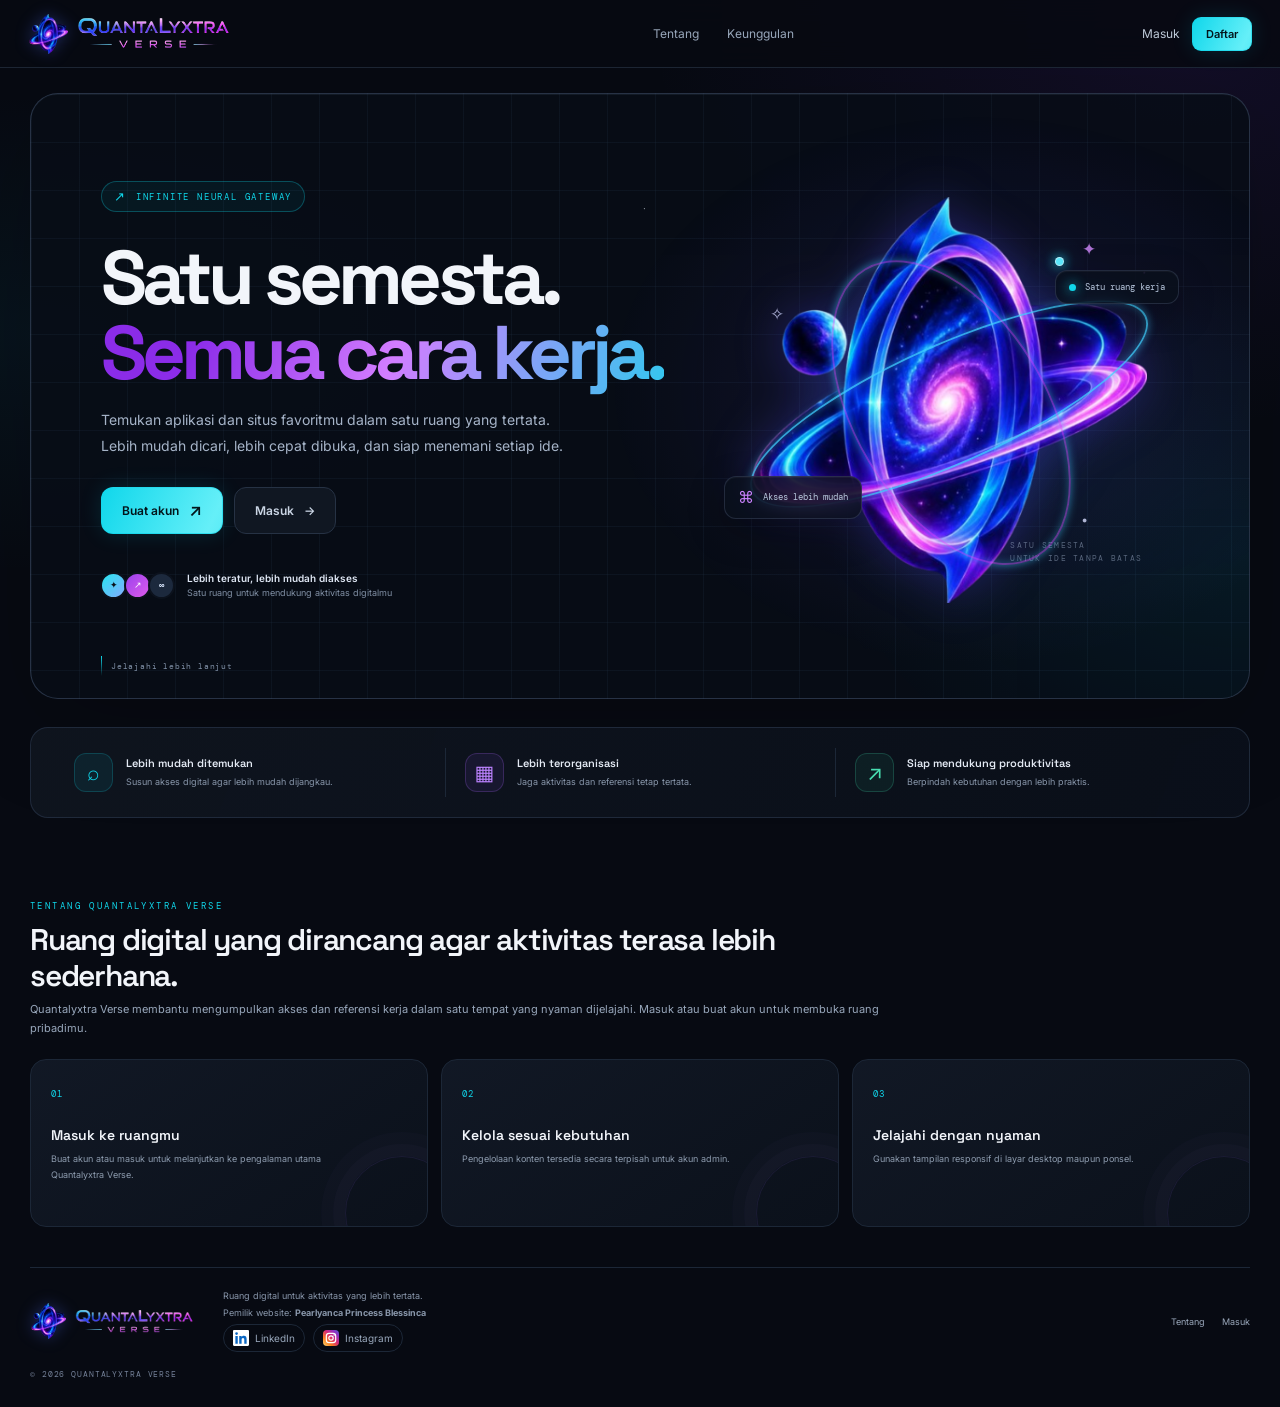
<file: index.html>
<!doctype html>
<html lang="id">
<head>
  <meta charset="utf-8">
  <meta name="viewport" content="width=device-width, initial-scale=1">
  <meta name="theme-color" content="#070a12">
  <meta name="description" content="Quantalyxtra Verse membantu menata akses digital dalam satu ruang yang nyaman dijelajahi.">
  <title>Quantalyxtra Verse — Satu Verse untuk Produktivitas</title>
  <link rel="preconnect" href="https://fonts.googleapis.com">
  <link rel="preconnect" href="https://fonts.gstatic.com" crossorigin>
  <link href="https://fonts.googleapis.com/css2?family=DM+Mono:wght@400;500&family=Inter:wght@400;500;600;700;800&family=Space+Grotesk:wght@400;500;600;700&display=swap" rel="stylesheet">
  <link rel="stylesheet" href="assets/css/styles.css">
</head>
<body class="landing-page">
  <header class="topbar landing-topbar">
    <a class="brand-lockup" href="index.html" aria-label="Quantalyxtra Verse beranda"><img src="assets/images/quantalyxtra-wordmark.png" alt="Quantalyxtra Verse"></a>
    <nav class="topnav" aria-label="Navigasi utama"><a href="#tentang">Tentang</a><a href="#keunggulan">Keunggulan</a></nav>
    <div class="top-actions" id="account-actions"><a class="text-link" href="auth.html">Masuk</a><a class="button button-small button-primary" href="auth.html?mode=signup">Daftar</a></div>
  </header>
  <main class="landing-main">
    <section class="landing-hero panel-grid" aria-labelledby="landing-title">
      <div class="landing-copy">
        <div class="hero-kicker"><span class="rocket">↗</span> INFINITE NEURAL GATEWAY</div>
        <h1 id="landing-title">Satu semesta.<br><span>Semua cara kerja.</span></h1>
        <p>Temukan aplikasi dan situs favoritmu dalam satu ruang yang tertata. Lebih mudah dicari, lebih cepat dibuka, dan siap menemani setiap ide.</p>
        <div class="landing-actions"><a class="button button-primary landing-cta" data-landing-primary href="auth.html?mode=signup">Buat akun <span aria-hidden="true">↗</span></a><a class="button button-quiet landing-secondary" data-landing-secondary href="auth.html">Masuk <span aria-hidden="true">→</span></a></div>
        <div class="landing-proof"><span class="proof-avatars" aria-hidden="true"><i>✦</i><i>↗</i><i>∞</i></span><span><strong>Lebih teratur, lebih mudah diakses</strong><small>Satu ruang untuk mendukung aktivitas digitalmu</small></span></div>
      </div>
      <div class="landing-visual" aria-hidden="true"><span class="visual-star star-one">✦</span><span class="visual-star star-two">·</span><span class="visual-star star-three">✧</span><span class="landing-orbit orbit-one"></span><span class="landing-orbit orbit-two"></span><img class="landing-planet" src="assets/images/qv-orb.png" alt=""><span class="landing-satellite satellite-one"></span><span class="landing-satellite satellite-two"></span><div class="orbit-label label-apps"><span class="label-pulse"></span><span>Satu ruang kerja</span></div><div class="orbit-label label-categories"><span class="label-symbol">⌘</span><span>Akses lebih mudah</span></div><div class="orbit-caption">SATU SEMESTA<br>UNTUK IDE TANPA BATAS</div></div>
      <a class="scroll-cue" href="#keunggulan"><span></span>Jelajahi lebih lanjut</a>
    </section>
    <section class="landing-feature-strip reveal" id="keunggulan" aria-label="Keunggulan Quantalyxtra Verse">
      <article class="feature-tile"><span class="feature-icon">⌕</span><div><h2>Lebih mudah ditemukan</h2><p>Susun akses digital agar lebih mudah dijangkau.</p></div></article>
      <article class="feature-tile"><span class="feature-icon icon-grid">▦</span><div><h2>Lebih terorganisasi</h2><p>Jaga aktivitas dan referensi tetap tertata.</p></div></article>
      <article class="feature-tile"><span class="feature-icon icon-link">↗</span><div><h2>Siap mendukung produktivitas</h2><p>Berpindah kebutuhan dengan lebih praktis.</p></div></article>
    </section>
    <section class="landing-section reveal" id="tentang">
      <div class="landing-section-head"><div><span class="section-eyebrow">TENTANG QUANTALYXTRA VERSE</span><h2>Ruang digital yang dirancang agar aktivitas terasa lebih sederhana.</h2><p>Quantalyxtra Verse membantu mengumpulkan akses dan referensi kerja dalam satu tempat yang nyaman dijelajahi. Masuk atau buat akun untuk membuka ruang pribadimu.</p></div></div>
      <div class="landing-info-grid"><article class="landing-info-card"><span class="info-number">01</span><h3>Masuk ke ruangmu</h3><p>Buat akun atau masuk untuk melanjutkan ke pengalaman utama Quantalyxtra Verse.</p></article><article class="landing-info-card"><span class="info-number">02</span><h3>Kelola sesuai kebutuhan</h3><p>Pengelolaan konten tersedia secara terpisah untuk akun admin.</p></article><article class="landing-info-card"><span class="info-number">03</span><h3>Jelajahi dengan nyaman</h3><p>Gunakan tampilan responsif di layar desktop maupun ponsel.</p></article></div>
    </section>
  </main>
  <footer class="landing-footer"><a class="brand-lockup footer-brand" href="index.html"><img src="assets/images/quantalyxtra-wordmark.png" alt="QuantaLyxtra Verse"></a><p><span>Ruang digital untuk aktivitas yang lebih tertata.</span><span>Pemilik website: <strong data-owner-name>Pearlyanca Princess Blessinca</strong></span><span class="owner-social-links" role="group" aria-label="Akun media sosial pemilik"><a class="owner-social-link" href="https://www.linkedin.com/in/pearlyanca-pincess-blessinca-a052a343a?utm_source=share_via&amp;utm_content=profile&amp;utm_medium=member_android" target="_blank" rel="noopener noreferrer"><img src="assets/images/linkedin.svg" alt="" aria-hidden="true"><span>LinkedIn</span></a><a class="owner-social-link" href="https://www.instagram.com/crystall_diamond_shine88888?srtk=MTRkaXFhdzIyOXh6MQ==" target="_blank" rel="noopener noreferrer"><img src="assets/images/instagram.svg" alt="" aria-hidden="true"><span>Instagram</span></a></span></p><nav class="landing-footer-links" aria-label="Tautan kaki"><a href="#tentang">Tentang</a><a href="auth.html">Masuk</a></nav><span class="footer-note">© <span id="year"></span> QUANTALYXTRA VERSE</span></footer>
  <script src="assets/js/data.js"></script><script src="assets/js/auth-ui.js"></script><script src="assets/js/landing.js"></script>
</html>
</file>
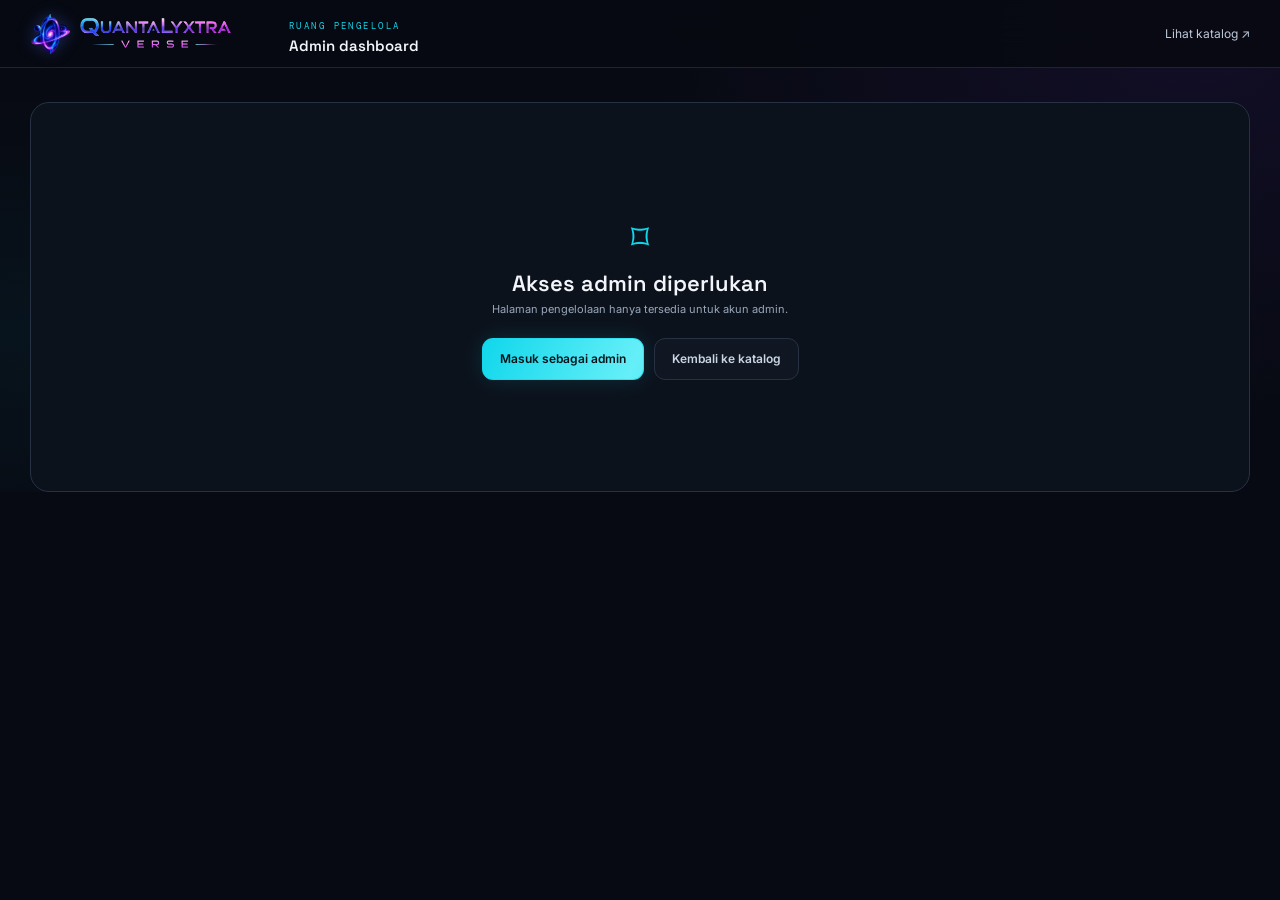
<file: admin.html>
<!doctype html>
<html lang="id">
<head>
  <meta charset="utf-8"><meta name="viewport" content="width=device-width, initial-scale=1"><meta name="theme-color" content="#070a12">
  <title>Admin · QuantaLyxtra Verse</title>
  <link rel="preconnect" href="https://fonts.googleapis.com"><link rel="preconnect" href="https://fonts.gstatic.com" crossorigin>
  <link href="https://fonts.googleapis.com/css2?family=DM+Mono:wght@400;500&family=Inter:wght@400;500;600;700;800&family=Space+Grotesk:wght@400;500;600;700&display=swap" rel="stylesheet"><link rel="stylesheet" href="assets/css/styles.css">
</head>
<body class="admin-page">
  <header class="topbar admin-topbar"><a class="brand-lockup" href="index.html"><img src="assets/images/quantalyxtra-wordmark.png" alt="Quantalyxtra Verse"></a><div class="admin-heading"><span class="section-eyebrow">RUANG PENGELOLA</span><h1>Admin dashboard</h1></div><div class="top-actions"><a class="text-link" href="catalog.html">Lihat katalog ↗</a><button id="signout-button" class="button button-small button-quiet" type="button">Keluar</button></div></header>
  <main class="admin-wrap"><div class="admin-access-denied" id="admin-denied" hidden><span class="denied-icon">⌑</span><h2>Akses admin diperlukan</h2><p>Halaman pengelolaan hanya tersedia untuk akun admin.</p><div class="button-row"><a class="button button-primary" href="auth.html">Masuk sebagai admin</a><a class="button button-quiet" href="catalog.html">Kembali ke katalog</a></div></div>
    <div id="admin-app" hidden><section class="admin-welcome panel-grid"><div><div class="hero-kicker">● QUANTALYXTRA VERSE · ADMIN</div><h2>Kelola semesta aplikasi.</h2><p>Tambah, perbarui, dan hapus kartu aplikasi yang tampil di katalog.</p></div><button id="add-app-button" class="button button-primary" type="button"><span>＋</span> Tambah aplikasi</button></section>
      <section class="owner-settings surface-card" aria-labelledby="owner-title"><div class="owner-setting-copy"><div class="section-eyebrow">IDENTITAS WEBSITE</div><h2 id="owner-title">Nama pemilik</h2><p class="owner-current">Pemilik saat ini: <strong data-owner-name>Pearlyanca Princess Blessinca</strong></p><span class="owner-social-links" role="group" aria-label="Akun media sosial pemilik"><a class="owner-social-link" href="https://www.linkedin.com/in/pearlyanca-pincess-blessinca-a052a343a?utm_source=share_via&amp;utm_content=profile&amp;utm_medium=member_android" target="_blank" rel="noopener noreferrer"><img src="assets/images/linkedin.svg" alt="" aria-hidden="true"><span>LinkedIn</span></a><a class="owner-social-link" href="https://www.instagram.com/crystall_diamond_shine88888?srtk=MTRkaXFhdzIyOXh6MQ==" target="_blank" rel="noopener noreferrer"><img src="assets/images/instagram.svg" alt="" aria-hidden="true"><span>Instagram</span></a></span></div><form id="owner-form" class="owner-setting-form"><label class="field-label" for="owner-name">Nama pemilik website</label><div class="owner-setting-controls"><input id="owner-name" name="ownerName" type="text" maxlength="80" autocomplete="off" required><button class="button button-primary" type="submit">Simpan nama</button></div><p class="owner-feedback" id="owner-feedback" role="status" hidden></p></form></section>
      <section class="admin-stats" aria-label="Ringkasan katalog"><article class="stat-card"><span class="stat-label">TOTAL APLIKASI</span><strong id="admin-app-count">0</strong><span class="stat-caption">terdaftar di katalog</span></article><article class="stat-card"><span class="stat-label">KATEGORI</span><strong id="admin-category-count">0</strong><span class="stat-caption">kelompok aktif</span></article><article class="stat-card"><span class="stat-label">JENIS AKSES</span><strong>3</strong><span class="stat-caption">desktop, web, website</span></article></section>
      <section class="admin-list-card surface-card"><div class="admin-list-header"><div><div class="section-eyebrow">KONTEN KATALOG</div><h2>Daftar aplikasi</h2></div><label class="admin-search"><span>⌕</span><input id="admin-search" type="search" placeholder="Cari aplikasi..."></label></div><div class="admin-table-wrap"><table class="admin-table"><thead><tr><th>APLIKASI</th><th>KATEGORI</th><th>AKSES</th><th>TAUTAN APP</th><th>AKSI</th></tr></thead><tbody id="admin-app-table"></tbody></table></div><div class="admin-empty" id="admin-empty" hidden>Belum ada aplikasi. Tambahkan aplikasi untuk mulai mengisi katalog.</div></section><p class="admin-footnote">Perubahan disimpan di browser ini dan langsung muncul di katalog.</p></div>
  </main>
  <dialog class="app-dialog" id="app-dialog" aria-labelledby="dialog-title"><form id="app-form" method="dialog"><div class="dialog-header"><div><div class="section-eyebrow">KONTEN KATALOG</div><h2 id="dialog-title">Tambah aplikasi</h2></div><button class="icon-button" id="close-dialog" type="button" aria-label="Tutup">×</button></div><input type="hidden" name="id"><div class="form-grid"><label class="field-label">Nama aplikasi<input name="name" required maxlength="70" placeholder="Contoh: Visual Studio Code"></label><label class="field-label">Kategori<select name="category" required><option value="">Pilih kategori</option></select></label><label class="field-label field-full">Deskripsi<textarea name="description" rows="2" maxlength="180" required placeholder="Jelaskan kegunaan aplikasi..."></textarea></label><label class="field-label">Jenis akses<select name="platform" required><option value="WEB">WEB</option><option value="DESKTOP">DESKTOP</option><option value="WEBSITE">WEBSITE</option></select></label><label class="field-label">Warna aksen<input name="accent" type="color" value="#10d7eb" required></label><label class="field-label field-full">URL aplikasi / unduh (opsional)<input name="appUrl" type="url" placeholder="Isi jika alamat aplikasi sudah tersedia"></label><label class="field-label field-full">Website resmi (opsional)<input name="officialUrl" type="url" placeholder="https://..."></label><label class="field-label field-full">URL logo resmi (opsional)<input name="logoUrl" type="url" placeholder="https://situs-resmi.com/favicon.ico"></label></div><p class="dialog-error" id="dialog-error" hidden></p><div class="dialog-actions"><button class="button button-quiet" id="cancel-dialog" type="button">Batal</button><button class="button button-primary" type="submit">Simpan aplikasi</button></div></form></dialog>
  <script src="assets/js/data.js"></script><script src="assets/js/auth-ui.js"></script><script src="assets/js/admin.js"></script>
</html>
</file>
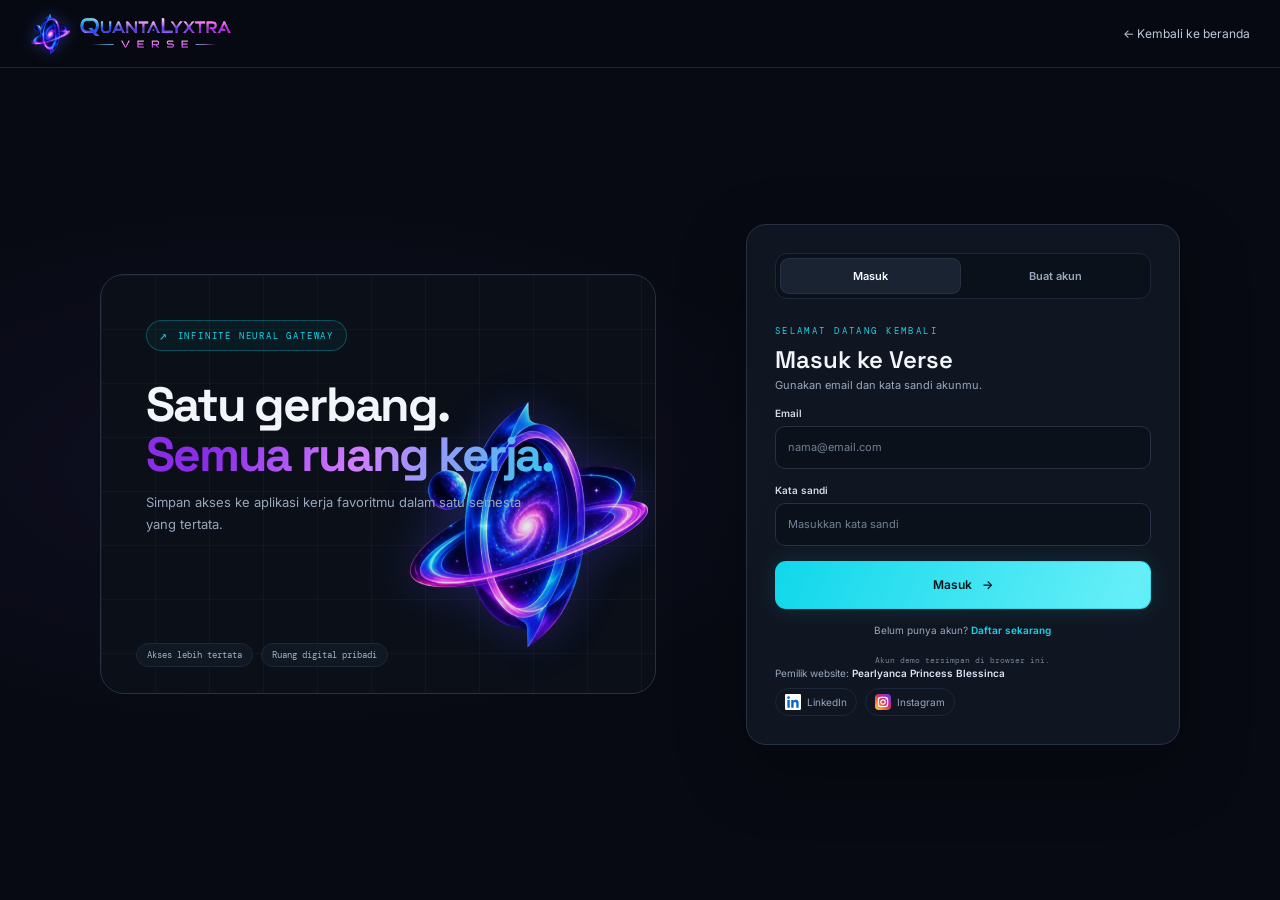
<file: auth.html>
<!doctype html>
<html lang="id">
<head>
  <meta charset="utf-8"><meta name="viewport" content="width=device-width, initial-scale=1"><meta name="theme-color" content="#070a12">
  <title>Masuk · Quantalyxtra Verse</title>
  <link rel="preconnect" href="https://fonts.googleapis.com"><link rel="preconnect" href="https://fonts.gstatic.com" crossorigin>
  <link href="https://fonts.googleapis.com/css2?family=DM+Mono:wght@400;500&family=Inter:wght@400;500;600;700;800&family=Space+Grotesk:wght@400;500;600;700&display=swap" rel="stylesheet"><link rel="stylesheet" href="assets/css/styles.css">
</head>
<body class="auth-page">
  <header class="topbar auth-topbar"><a class="brand-lockup" href="index.html"><img src="assets/images/quantalyxtra-wordmark.png" alt="Quantalyxtra Verse"></a><a class="text-link" href="index.html">← Kembali ke beranda</a></header>
  <main class="auth-layout">
    <section class="auth-aside panel-grid"><div class="hero-kicker"><span class="rocket">↗</span> INFINITE NEURAL GATEWAY</div><h1>Satu gerbang.<br><span>Semua ruang kerja.</span></h1><p>Simpan akses ke aplikasi kerja favoritmu dalam satu semesta yang tertata.</p><div class="auth-orbit" aria-hidden="true"><img src="assets/images/qv-orb.png" alt=""></div><div class="hero-stats"><span class="pill">Akses lebih tertata</span><span class="pill">Ruang digital pribadi</span></div></section>
    <section class="auth-card surface-card" aria-labelledby="auth-title">
      <div class="auth-tabs" role="tablist" aria-label="Jenis akun"><button class="auth-tab is-active" type="button" role="tab" aria-selected="true" data-auth-mode="signin">Masuk</button><button class="auth-tab" type="button" role="tab" aria-selected="false" data-auth-mode="signup">Buat akun</button></div>
      <div id="auth-error" class="form-message error-message" role="alert" hidden></div><div id="auth-success" class="form-message success-message" role="status" hidden></div>
      <form id="signin-form" class="auth-form"><div><div class="section-eyebrow">SELAMAT DATANG KEMBALI</div><h2 id="auth-title">Masuk ke Verse</h2><p class="form-intro">Gunakan email dan kata sandi akunmu.</p></div><label class="field-label">Email<input name="email" type="email" autocomplete="email" placeholder="nama@email.com" required></label><label class="field-label">Kata sandi<input name="password" type="password" autocomplete="current-password" placeholder="Masukkan kata sandi" required></label><button class="button button-primary button-wide" type="submit">Masuk <span>→</span></button><p class="form-switch">Belum punya akun? <button type="button" class="inline-button" data-auth-mode="signup">Daftar sekarang</button></p></form>
      <form id="signup-form" class="auth-form" hidden><div><div class="section-eyebrow">MULAI DARI SINI</div><h2>Buat akun Verse</h2><p class="form-intro">Akun baru otomatis memakai akses pengguna.</p></div><label class="field-label">Nama<input name="name" type="text" autocomplete="name" placeholder="Nama kamu" minlength="2" required></label><label class="field-label">Email<input name="email" type="email" autocomplete="email" placeholder="nama@email.com" required></label><label class="field-label">Kata sandi<input name="password" type="password" autocomplete="new-password" placeholder="Minimal 8 karakter" minlength="8" required></label><button class="button button-primary button-wide" type="submit">Buat akun <span>→</span></button><p class="form-switch">Sudah punya akun? <button type="button" class="inline-button" data-auth-mode="signin">Masuk</button></p></form>
      <p class="local-note">Akun demo tersimpan di browser ini.</p><p class="owner-credit"><span>Pemilik website: <strong data-owner-name>Pearlyanca Princess Blessinca</strong></span><span class="owner-social-links" role="group" aria-label="Akun media sosial pemilik"><a class="owner-social-link" href="https://www.linkedin.com/in/pearlyanca-pincess-blessinca-a052a343a?utm_source=share_via&amp;utm_content=profile&amp;utm_medium=member_android" target="_blank" rel="noopener noreferrer"><img src="assets/images/linkedin.svg" alt="" aria-hidden="true"><span>LinkedIn</span></a><a class="owner-social-link" href="https://www.instagram.com/crystall_diamond_shine88888?srtk=MTRkaXFhdzIyOXh6MQ==" target="_blank" rel="noopener noreferrer"><img src="assets/images/instagram.svg" alt="" aria-hidden="true"><span>Instagram</span></a></span></p>
    </section>
  </main>
  <script src="assets/js/data.js"></script><script src="assets/js/auth-ui.js"></script>
</html>
</file>
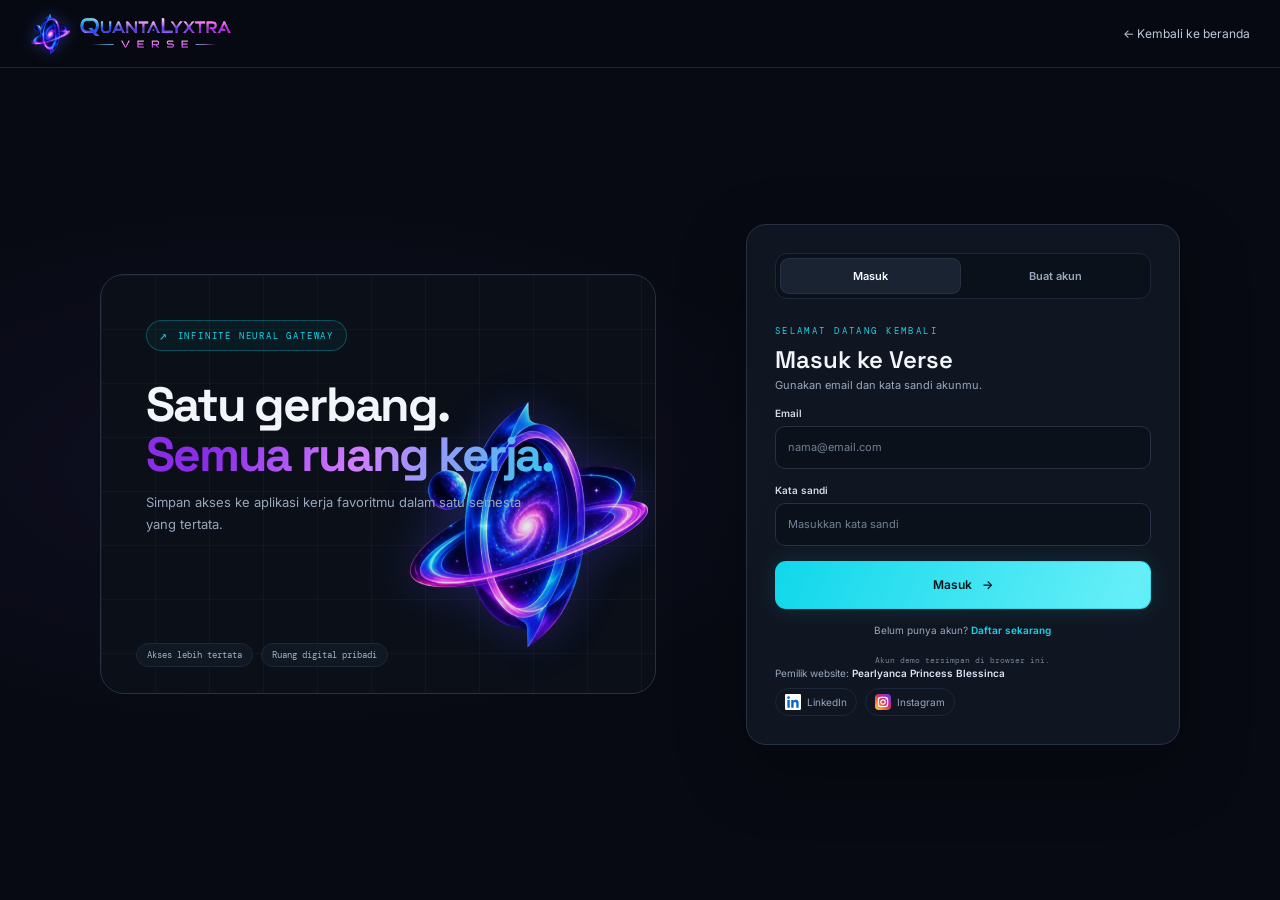
<file: catalog.html>
<!doctype html>
<html lang="id">
<head>
  <meta charset="utf-8"><meta name="viewport" content="width=device-width, initial-scale=1"><meta name="theme-color" content="#070a12">
  <title>Kategori · Quantalyxtra Verse</title>
  <link rel="preconnect" href="https://fonts.googleapis.com"><link rel="preconnect" href="https://fonts.gstatic.com" crossorigin>
  <link href="https://fonts.googleapis.com/css2?family=DM+Mono:wght@400;500&family=Inter:wght@400;500;600;700;800&family=Space+Grotesk:wght@400;500;600;700&display=swap" rel="stylesheet"><link rel="stylesheet" href="assets/css/styles.css">
</head>
<body class="catalog-page">
  <header class="topbar catalog-topbar"><a class="brand-lockup" href="index.html"><img src="assets/images/quantalyxtra-wordmark.png" alt="Quantalyxtra Verse"></a><div class="catalog-header-title"><span class="section-eyebrow">RUANG KERJA PRIBADI</span><strong>Semesta aplikasi</strong></div><div class="top-actions" id="account-actions"></div></header>
  <main class="page-shell"><aside class="side-rail"><span class="rail-caption">VERSE</span><a class="rail-link is-active" href="#home" aria-label="Beranda katalog">⌂</a><a class="rail-link" href="#categories" aria-label="Kategori">▦</a><a class="rail-link" href="#catalog-search" aria-label="Cari kategori">⌕</a><a class="rail-link rail-up" href="index.html" aria-label="Kembali ke beranda">↗</a></aside><div class="main-content">
    <section class="hero panel-grid" id="home"><div class="hero-copy"><div class="hero-kicker"><span class="rocket">↗</span> INFINITE NEURAL GATEWAY</div><h1>Semua akses.<br><span>Satu Verse.</span></h1><p>Pilih kategori untuk melihat aplikasi di dalamnya.</p></div><div class="planet-art" aria-hidden="true"><img src="assets/images/qv-orb.png" alt=""></div><label class="search-box" id="catalog-search-box"><span class="search-icon">⌕</span><input id="catalog-search" type="search" placeholder="Cari aplikasi atau kategori…" autocomplete="off"><button class="clear-search" id="clear-search" type="button" aria-label="Hapus pencarian" hidden>×</button></label><div class="hero-stats"><span class="pill"><b id="app-count">0</b> aplikasi</span><span class="pill"><b id="category-count">0</b> kategori</span><span class="pill">Pilih kategori untuk mulai</span></div></section>
    <section class="section-block" id="categories"><div class="section-eyebrow">JELAJAHI BERDASARKAN KEBUTUHAN</div><div class="section-heading-row"><div><h2>Pilih kategori</h2><p class="category-intro">Buka kartu kategori untuk melihat daftar aplikasinya.</p></div><span class="section-meta" id="catalog-summary"></span></div><div class="category-grid" id="category-grid"></div><div class="empty-state category-empty" id="category-empty" hidden><span class="empty-symbol">⌕</span><h3>Kategori tidak ditemukan</h3><p>Coba kata kunci atau nama aplikasi yang lain.</p></div></section>
    <footer class="site-footer"><a class="brand-lockup footer-brand" href="index.html"><img src="assets/images/quantalyxtra-wordmark.png" alt="Quantalyxtra Verse"></a><p><span>Ruang digital untuk aktivitas yang lebih tertata.</span><span>Pemilik website: <strong data-owner-name>Pearlyanca Princess Blessinca</strong></span><span class="owner-social-links" role="group" aria-label="Akun media sosial pemilik"><a class="owner-social-link" href="https://www.linkedin.com/in/pearlyanca-pincess-blessinca-a052a343a?utm_source=share_via&amp;utm_content=profile&amp;utm_medium=member_android" target="_blank" rel="noopener noreferrer"><img src="assets/images/linkedin.svg" alt="" aria-hidden="true"><span>LinkedIn</span></a><a class="owner-social-link" href="https://www.instagram.com/crystall_diamond_shine88888?srtk=MTRkaXFhdzIyOXh6MQ==" target="_blank" rel="noopener noreferrer"><img src="assets/images/instagram.svg" alt="" aria-hidden="true"><span>Instagram</span></a></span></p><span class="footer-note">QUANTALYXTRA VERSE</span></footer>
  </div></main>
  <script src="assets/js/data.js"></script><script src="assets/js/auth-ui.js"></script><script src="assets/js/catalog.js"></script>
</body>
</html>
</file>
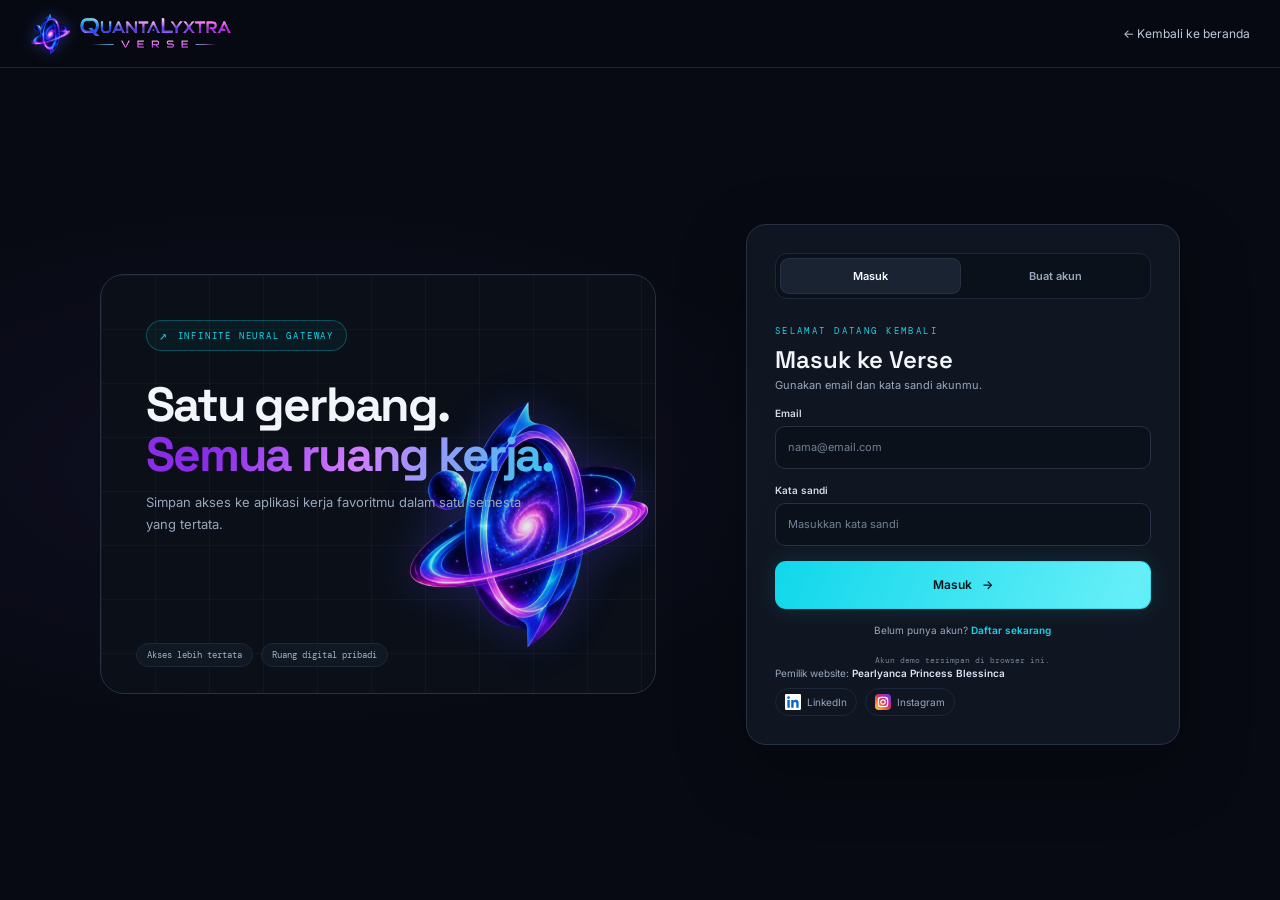
<file: category.html>
<!doctype html>
<html lang="id">
<head>
  <meta charset="utf-8"><meta name="viewport" content="width=device-width, initial-scale=1"><meta name="theme-color" content="#070a12">
  <title>Kategori aplikasi · Quantalyxtra Verse</title>
  <link rel="preconnect" href="https://fonts.googleapis.com"><link rel="preconnect" href="https://fonts.gstatic.com" crossorigin>
  <link href="https://fonts.googleapis.com/css2?family=DM+Mono:wght@400;500&family=Inter:wght@400;500;600;700;800&family=Space+Grotesk:wght@400;500;600;700&display=swap" rel="stylesheet"><link rel="stylesheet" href="assets/css/styles.css">
</head>
<body class="catalog-page category-page">
  <header class="topbar catalog-topbar"><a class="brand-lockup" href="index.html"><img src="assets/images/quantalyxtra-wordmark.png" alt="Quantalyxtra Verse"></a><div class="catalog-header-title"><span class="section-eyebrow">RUANG KERJA PRIBADI</span><strong>Daftar aplikasi</strong></div><div class="top-actions" id="account-actions"></div></header>
  <main class="page-shell"><aside class="side-rail"><span class="rail-caption">VERSE</span><a class="rail-link" href="catalog.html" aria-label="Semua kategori">⌂</a><a class="rail-link is-active" href="#category-results" aria-label="Aplikasi kategori">▦</a><a class="rail-link rail-up" href="catalog.html" aria-label="Kembali ke kategori">↗</a></aside><div class="main-content">
    <section class="category-detail-hero panel-grid" id="category-home"><div class="category-detail-copy"><a class="category-back" href="catalog.html">← Semua kategori</a><div class="section-eyebrow">APLIKASI DALAM KATEGORI</div><h1 id="category-title">Memuat kategori…</h1><p id="category-description"></p><span class="pill" id="category-count">0 aplikasi</span></div><div class="planet-art" aria-hidden="true"><img src="assets/images/qv-orb.png" alt=""></div></section>
    <section class="section-block category-app-section" id="category-results"><div class="section-heading-row"><div><div class="section-eyebrow">RUANG DIGITALMU</div><h2>Aplikasi</h2></div><a class="text-link" href="catalog.html">Pilih kategori lain →</a></div><div class="app-grid category-app-grid" id="category-app-grid"></div><div class="empty-state" id="category-empty" hidden><span class="empty-symbol">⌕</span><h3>Belum ada aplikasi</h3><p>Belum ada aplikasi dalam kategori ini. Admin dapat menambahkannya dari panel pengelolaan.</p></div></section>
    <footer class="site-footer"><a class="brand-lockup footer-brand" href="index.html"><img src="assets/images/quantalyxtra-wordmark.png" alt="Quantalyxtra Verse"></a><p><span>Ruang digital untuk aktivitas yang lebih tertata.</span><span>Pemilik website: <strong data-owner-name>Pearlyanca Princess Blessinca</strong></span><span class="owner-social-links" role="group" aria-label="Akun media sosial pemilik"><a class="owner-social-link" href="https://www.linkedin.com/in/pearlyanca-pincess-blessinca-a052a343a?utm_source=share_via&amp;utm_content=profile&amp;utm_medium=member_android" target="_blank" rel="noopener noreferrer"><img src="assets/images/linkedin.svg" alt="" aria-hidden="true"><span>LinkedIn</span></a><a class="owner-social-link" href="https://www.instagram.com/crystall_diamond_shine88888?srtk=MTRkaXFhdzIyOXh6MQ==" target="_blank" rel="noopener noreferrer"><img src="assets/images/instagram.svg" alt="" aria-hidden="true"><span>Instagram</span></a></span></p><span class="footer-note">QUANTALYXTRA VERSE</span></footer>
  </div></main>
  <script src="assets/js/data.js"></script><script src="assets/js/auth-ui.js"></script><script src="assets/js/category.js"></script>
</body>
</html>
</file>
<file: assets/css/styles.css>
:root {
  color-scheme: dark;
  --bg: #070a12;
  --bg-soft: #0a0f18;
  --surface: #111722;
  --surface-raised: #151d2a;
  --border: #263244;
  --border-soft: #1c2737;
  --text: #f2f5fa;
  --muted: #98a7bb;
  --subtle: #708097;
  --cyan: #10d7eb;
  --violet: #a653f2;
  --magenta: #ec13dc;
  --heading: "Space Grotesk", Inter, sans-serif;
  --body: Inter, system-ui, sans-serif;
  --mono: "DM Mono", Consolas, monospace;
  font-family: var(--body);
  color: var(--text);
  background: var(--bg);
  font-synthesis: none;
  text-rendering: optimizeLegibility;
}
* { box-sizing: border-box; }
html { scroll-behavior: smooth; scroll-padding-top: 84px; }
body { min-width: 320px; margin: 0; color: var(--text); background: radial-gradient(ellipse at 93% 4%, rgba(89,38,166,.14), transparent 32%), radial-gradient(ellipse at 3% 37%, rgba(13,133,160,.08), transparent 30%), var(--bg); background-attachment: fixed; }
button, input, select, textarea { color: inherit; font: inherit; }
button, a { -webkit-tap-highlight-color: transparent; }
a { color: inherit; text-decoration: none; }
button { cursor: pointer; }
:focus-visible { outline: 2px solid var(--cyan); outline-offset: 3px; }
[hidden] { display: none !important; }
.topbar { position: sticky; z-index: 20; top: 0; display: flex; min-height: 68px; align-items: center; justify-content: space-between; gap: 20px; padding: 0 30px; border-bottom: 1px solid rgba(38,50,68,.7); background: rgba(7,10,18,.88); backdrop-filter: blur(18px); animation: topbar-drop .65s ease both; }
.brand-lockup { display: inline-flex; width: max-content; align-items: center; gap: 9px; line-height: 1; }
.brand-lockup::before { display: block; width: 40px; height: 40px; flex: 0 0 auto; background: url("../images/qv-orb.png") center/contain no-repeat; content: ""; filter: drop-shadow(0 0 8px rgba(77,105,255,.32)); transition: transform .3s ease, filter .3s ease; }
.brand-lockup img { display: block; width: 155px; height: auto; transition: filter .3s ease, transform .3s ease; }
.brand-lockup:hover::before { transform: translateY(-1px) rotate(-3deg); filter: drop-shadow(0 0 12px rgba(139,44,232,.55)); }
.brand-lockup:hover img { filter: drop-shadow(0 0 9px rgba(139,44,232,.48)); transform: translateY(-1px); }
.topnav { display: flex; gap: 28px; margin-left: 6%; color: var(--muted); font-size: 12px; }
.topnav a, .text-link { transition: color .18s ease; }
.topnav a:hover, .text-link:hover { color: var(--cyan); }
.top-actions { display: flex; align-items: center; gap: 12px; }
.text-link { color: #bec9d8; font-size: 12px; }
.account-chip { display: inline-flex; align-items: center; gap: 9px; color: #d7deea; font-size: 12px; }
.account-avatar { display: grid; width: 28px; height: 28px; place-items: center; border: 1px solid rgba(16,215,235,.36); border-radius: 50%; color: var(--cyan); background: rgba(16,215,235,.09); font: 11px var(--mono); }
.button { position: relative; display: inline-flex; min-height: 42px; align-items: center; justify-content: center; gap: 10px; padding: 0 17px; overflow: hidden; border: 1px solid transparent; border-radius: 11px; font-size: 12px; font-weight: 600; transition: transform .2s ease, box-shadow .24s, background .24s, border-color .24s; }
.button:hover { transform: translateY(-2px); }
.button:active { transform: translateY(0) scale(.98); }
.button-primary { border-color: rgba(16,215,235,.56); color: #03151b; background: linear-gradient(115deg,#10d7eb,#65eff8 48%,#10d7eb); background-size: 200% 100%; box-shadow: 0 0 22px rgba(16,215,235,.14); transition: background-position .55s, transform .2s, box-shadow .24s; }
.button-primary:hover { background-position: 100% 0; box-shadow: 0 0 28px rgba(16,215,235,.34); }
.button-small { min-height: 34px; padding: 0 13px; border-radius: 9px; font-size: 11px; }
.button-quiet { border-color: var(--border); color: #cad5e4; background: #101722; }
.button-quiet:hover { border-color: #42546d; background: #172131; }
.button-wide { width: 100%; min-height: 48px; }
.panel-grid { position: relative; overflow: hidden; border: 1px solid var(--border); border-radius: 24px; background-color: var(--bg-soft); background-image: linear-gradient(rgba(47,66,88,.16) 1px, transparent 1px), linear-gradient(90deg, rgba(47,66,88,.16) 1px, transparent 1px); background-size: 54px 54px; }
.hero-kicker { display: inline-flex; align-items: center; gap: 9px; padding: 6px 12px; border: 1px solid rgba(16,215,235,.29); border-radius: 99px; color: var(--cyan); background: rgba(16,215,235,.055); font: 9px var(--mono); letter-spacing: .2em; animation: kicker-glow 4.5s 1s ease-in-out infinite; }
.rocket { display: inline-block; font-size: 13px; animation: rocket-float 3.4s ease-in-out infinite; }
.section-eyebrow { color: var(--cyan); font: 9px var(--mono); letter-spacing: .27em; }
.pill { display: inline-flex; align-items: center; gap: 4px; padding: 5px 10px; border: 1px solid var(--border-soft); border-radius: 99px; color: #a4b1c4; background: rgba(18,26,38,.82); font: 9px var(--mono); }

/* Landing page */
.landing-page { overflow-x: hidden; }
.landing-topbar { padding-right: max(28px,calc((100vw - 1320px)/2)); padding-left: max(28px,calc((100vw - 1320px)/2)); }
.landing-main { width: min(1220px,calc(100% - 60px)); margin: 25px auto 0; }
.landing-hero { display: grid; min-height: 590px; grid-template-columns: 1.12fr .88fr; align-items: center; padding: 66px 70px 78px; border-color: rgba(72,91,119,.5); border-radius: 28px; background-color: rgba(8,13,23,.86); background-size: 48px 48px; box-shadow: 0 28px 100px rgba(0,0,0,.18), inset 0 1px rgba(255,255,255,.025); }
.landing-hero::before { position: absolute; top: -7%; right: -8%; width: 72%; height: 118%; background: radial-gradient(ellipse at 58% 47%,rgba(88,61,206,.2),transparent 52%), radial-gradient(ellipse at 88% 70%,rgba(14,186,226,.1),transparent 38%), radial-gradient(1px 1px at 20% 22%,rgba(237,247,255,.8),transparent 100%), radial-gradient(1.5px 1.5px at 77% 31%,rgba(219,150,255,.85),transparent 100%); content: ""; opacity: .78; animation: hero-nebula 12s ease-in-out infinite alternate; pointer-events: none; }
.landing-copy { position: relative; z-index: 3; max-width: 590px; animation: hero-copy-in .85s .1s ease both; }
.landing-copy h1 { margin: 29px 0 17px; font: 700 clamp(46px,6.2vw,76px)/.98 var(--heading); letter-spacing: -.065em; }
.landing-copy h1 span, .auth-aside h1 span { color: var(--violet); background: linear-gradient(110deg,#8b2ce8 18%,#d27dff 52%,#10d7eb 110%); background-clip: text; -webkit-text-fill-color: transparent; animation: violet-shimmer 7s ease-in-out infinite; }
.landing-copy > p { max-width: 470px; margin: 0; color: #a6b4c8; font-size: 14px; line-height: 1.85; }
.landing-actions { display: flex; flex-wrap: wrap; gap: 11px; margin-top: 28px; }
.landing-cta, .landing-secondary { min-height: 47px; padding: 0 20px; border-radius: 12px; font-size: 12px; }
.landing-cta span { display: inline-block; font-size: 17px; transition: transform .22s ease; }
.landing-cta:hover span { transform: translate(3px,-2px); }
.landing-proof { display: flex; align-items: center; gap: 12px; margin-top: 38px; color: #dfe7f4; }
.proof-avatars { display: flex; padding-left: 2px; }
.proof-avatars i { display: grid; width: 27px; height: 27px; margin-left: -3px; place-items: center; border: 2px solid #0c121d; border-radius: 50%; color: #0b111a; background: linear-gradient(135deg,#27e6f0,#84acff); font: 700 9px var(--mono); font-style: normal; }
.proof-avatars i:nth-child(2) { color: white; background: linear-gradient(135deg,#9b42ed,#de5beb); }
.proof-avatars i:nth-child(3) { color: #dce9ff; background: #1c293d; }
.landing-proof strong, .landing-proof small { display: block; }
.landing-proof strong { font-size: 10px; font-weight: 600; }
.landing-proof small { margin-top: 3px; color: #8190a5; font-size: 9px; }
.landing-visual { --pointer-x: 0px; --pointer-y: 0px; position: relative; z-index: 1; width: min(100%,460px); aspect-ratio: 1; justify-self: end; translate: var(--pointer-x) var(--pointer-y); transition: translate .35s ease; animation: visual-enter 1s .1s ease both; }
.landing-visual::before { position: absolute; inset: 13%; border-radius: 50%; background: radial-gradient(circle,rgba(91,56,207,.25),rgba(13,82,148,.12) 42%,transparent 70%); content: ""; filter: blur(18px); animation: visual-breathe 6s ease-in-out infinite; }
.landing-planet { position: absolute; top: 8%; left: 7%; width: 86%; height: auto; object-fit: contain; filter: drop-shadow(0 0 24px rgba(82,75,255,.3)); animation: landing-planet-float 7s ease-in-out infinite; }
.landing-orbit { position: absolute; z-index: 2; top: 40%; left: 3%; width: 94%; height: 26%; border: 2px solid rgba(64,208,255,.78); border-radius: 50%; transform: rotate(-24deg); box-shadow: 0 0 8px rgba(65,201,255,.55), inset 0 0 8px rgba(65,201,255,.36); animation: landing-orbit 9s ease-in-out infinite; }
.orbit-two { top: 34%; left: 14%; width: 73%; height: 42%; transform: rotate(59deg); border-color: rgba(189,96,255,.48); animation-direction: reverse; animation-duration: 14s; }
.landing-satellite { position: absolute; z-index: 3; width: 9px; height: 9px; border: 1px solid rgba(194,247,255,.9); border-radius: 50%; background: #5ceaff; box-shadow: 0 0 11px #25d9f4, 0 0 27px rgba(37,217,244,.65); animation: satellite-blink 3s ease-in-out infinite; }
.satellite-one { top: 21%; left: 73%; }
.satellite-two { bottom: 27%; left: 19%; width: 6px; height: 6px; background: #dc88ff; box-shadow: 0 0 10px #c766ff; animation-delay: .8s; }
.visual-star { position: absolute; color: #d9deff; font: 17px var(--heading); opacity: .8; animation: star-flicker 4s ease-in-out infinite; }
.star-one { top: 17%; right: 18%; color: #d58bff; }
.star-two { right: 20%; bottom: 18%; font-size: 28px; animation-delay: .6s; }
.star-three { top: 31%; left: 11%; animation-delay: 1.4s; }
.orbit-label { position: absolute; z-index: 4; display: flex; align-items: center; gap: 9px; padding: 10px 13px; border: 1px solid rgba(134,157,195,.2); border-radius: 12px; color: #b7c6dc; background: rgba(10,16,28,.84); box-shadow: 0 12px 36px rgba(0,0,0,.28), inset 0 1px rgba(255,255,255,.04); backdrop-filter: blur(12px); font: 9px var(--mono); animation: label-hover 5s ease-in-out infinite; }
.label-apps { top: 24%; right: 0; }
.label-categories { bottom: 22%; left: 1%; animation-delay: -2.2s; }
.label-pulse { width: 7px; height: 7px; border-radius: 50%; background: var(--cyan); box-shadow: 0 0 12px var(--cyan); }
.label-symbol { color: #cb83ff; font-size: 16px; }
.orbit-caption { position: absolute; right: 8%; bottom: 12%; color: rgba(180,197,224,.45); font: 8px/1.6 var(--mono); letter-spacing: .16em; }
.scroll-cue { position: absolute; bottom: 22px; left: 70px; display: flex; align-items: center; gap: 9px; color: #8090a6; font: 8px var(--mono); letter-spacing: .1em; }
.scroll-cue span { display: block; width: 1px; height: 20px; background: linear-gradient(var(--cyan),transparent); animation: scroll-pulse 2s ease-in-out infinite; }
.landing-feature-strip { display: grid; grid-template-columns: repeat(3,1fr); gap: 0; margin-top: 28px; padding: 20px 24px; border: 1px solid rgba(38,50,68,.75); border-radius: 18px; background: linear-gradient(110deg,rgba(17,23,34,.78),rgba(12,18,29,.7)); }
.feature-tile { display: flex; align-items: center; gap: 13px; padding: 5px 19px; }
.feature-tile + .feature-tile { border-left: 1px solid var(--border-soft); }
.feature-icon { display: grid; width: 39px; height: 39px; flex: 0 0 auto; place-items: center; border: 1px solid rgba(16,215,235,.19); border-radius: 12px; color: var(--cyan); background: rgba(16,215,235,.075); font: 21px var(--body); transition: transform .25s ease, box-shadow .25s ease; }
.feature-tile:hover .feature-icon { transform: translateY(-3px) rotate(-5deg); box-shadow: 0 0 20px rgba(16,215,235,.12); }
.icon-grid { color: #bd83ff; border-color: rgba(173,105,255,.22); background: rgba(145,79,237,.09); }
.icon-link { color: #48deb1; border-color: rgba(72,222,177,.2); background: rgba(45,197,150,.08); }
.feature-tile h2 { margin: 0; color: #e4eaf4; font: 600 11px var(--heading); }
.feature-tile p { margin: 5px 0 0; color: #8997ab; font-size: 9px; line-height: 1.5; }
.landing-section { margin-top: 75px; }
.landing-section-head { display: flex; align-items: flex-start; gap: 24px; margin-bottom: 21px; }
.landing-section-head > div { max-width: 850px; }
.landing-section-head h2 { margin: 9px 0 6px; font: 600 clamp(22px,3vw,30px)/1.2 var(--heading); letter-spacing: -.04em; }
.landing-section-head p { margin: 0; color: var(--muted); font-size: 11px; line-height: 1.7; }
.landing-info-grid { display: grid; grid-template-columns: repeat(3,minmax(0,1fr)); gap: 13px; margin-top: 22px; }
.landing-info-card { position: relative; min-height: 168px; padding: 21px 20px; overflow: hidden; border: 1px solid var(--border-soft); border-radius: 16px; background: linear-gradient(145deg,rgba(18,25,38,.94),rgba(11,17,27,.97)); transition: transform .25s ease,border-color .25s,box-shadow .25s; }
.landing-info-card::after { position: absolute; right: -32px; bottom: -44px; width: 112px; height: 112px; border: 1px solid rgba(153,112,255,.1); border-radius: 50%; box-shadow: 0 0 0 12px rgba(153,112,255,.025),0 0 0 24px rgba(153,112,255,.018); content: ""; }
.landing-info-card:hover { transform: translateY(-4px); border-color: rgba(139,44,232,.38); box-shadow: 0 12px 28px rgba(0,0,0,.22); }
.info-number { color: var(--cyan); font: 9px var(--mono); letter-spacing: .12em; }
.landing-info-card h3 { margin: 25px 0 7px; font: 600 14px var(--heading); }
.landing-info-card p { max-width: 270px; margin: 0; color: #8e9caf; font-size: 9px; line-height: 1.7; }
.reveal { opacity: 0; transform: translateY(18px); transition: opacity .65s ease,transform .7s ease; }
.reveal.is-visible { opacity: 1; transform: translateY(0); }
.landing-footer { display: grid; width: min(1220px,calc(100% - 60px)); grid-template-columns: auto 1fr auto; align-items: center; gap: 17px 28px; margin: 40px auto 0; padding: 22px 0 28px; border-top: 1px solid var(--border-soft); }
.landing-footer .footer-brand img { width: 120px; }
.landing-footer .footer-brand::before { width: 36px; height: 36px; }
.landing-footer > p { display: flex; flex-direction: column; align-items: flex-start; gap: 6px; margin: 0; color: #8997ab; font-size: 9px; }
.landing-footer-links { display: flex; gap: 17px; color: #9aa8bb; font-size: 9px; }
.landing-footer-links a:hover { color: var(--cyan); }
.footer-note { grid-column: 1/-1; color: #748198; font: 8px var(--mono); letter-spacing: .11em; }

/* Account pages */
.auth-page { min-height: 100vh; background: radial-gradient(ellipse at 22% 52%,rgba(55,36,108,.18),transparent 42%),var(--bg); }
.auth-topbar { position: static; }
.auth-layout { display: grid; width: min(1080px,calc(100% - 48px)); min-height: calc(100vh - 68px); grid-template-columns: 1.05fr .82fr; align-items: center; gap: clamp(30px,7vw,100px); margin: 0 auto; padding: 48px 0; }
.auth-aside { min-height: 420px; padding: 45px; animation: hero-enter .7s ease both; }
.auth-aside h1 { position: relative; z-index: 2; margin: 29px 0 10px; font: 700 clamp(34px,4vw,48px)/1.05 var(--heading); letter-spacing: -.045em; }
.auth-aside > p { position: relative; z-index: 2; max-width: 385px; margin: 0; color: var(--muted); font-size: 13px; line-height: 1.7; }
.auth-orbit { position: absolute; right: 4px; bottom: 46px; width: 245px; height: 245px; opacity: .9; filter: drop-shadow(0 0 24px rgba(82,75,255,.3)); animation: landing-planet-float 7s ease-in-out infinite; }
.auth-orbit img { display: block; width: 100%; height: 100%; object-fit: contain; }

.auth-aside .hero-stats { position: absolute; right: 35px; bottom: 26px; left: 35px; display: flex; flex-wrap: wrap; gap: 8px; }
.auth-card { padding: 28px; border: 1px solid var(--border); border-radius: 20px; background: rgba(17,23,34,.94); box-shadow: 0 24px 70px rgba(0,0,0,.26); animation: card-enter .7s .1s ease both; }
.auth-tabs { display: grid; grid-template-columns: 1fr 1fr; gap: 4px; margin-bottom: 26px; padding: 4px; border: 1px solid var(--border-soft); border-radius: 12px; background: #0b111b; }
.auth-tab { height: 36px; border: 0; border-radius: 9px; color: var(--muted); background: transparent; font-size: 11px; font-weight: 600; transition: color .2s,background .2s,transform .2s; }
.auth-tab:hover { color: var(--text); transform: translateY(-1px); }
.auth-tab.is-active { color: var(--text); background: #192332; box-shadow: inset 0 0 0 1px rgba(145,163,186,.12); }
.auth-form { display: flex; flex-direction: column; gap: 15px; }
.auth-form h2 { margin: 7px 0 3px; font: 600 24px var(--heading); }
.form-intro { margin: 0; color: var(--muted); font-size: 11px; }
.field-label { display: flex; min-width: 0; flex-direction: column; gap: 7px; color: #d0d9e6; font-size: 10px; font-weight: 600; }
.field-label input, .field-label select, .field-label textarea { width: 100%; min-height: 43px; padding: 0 12px; border: 1px solid var(--border); border-radius: 10px; outline: 0; color: var(--text); background: #0b111b; font-size: 11px; font-weight: 400; }
.field-label textarea { min-height: 76px; padding: 11px 12px; resize: vertical; }
.field-label input::placeholder, .field-label textarea::placeholder { color: #718096; }
.field-label input:focus, .field-label select:focus, .field-label textarea:focus { border-color: rgba(16,215,235,.7); box-shadow: 0 0 0 3px rgba(16,215,235,.08); }
.field-label input[type="color"] { min-height: 43px; padding: 4px; }
.inline-button { padding: 0; border: 0; color: var(--cyan); background: transparent; font-size: inherit; font-weight: 600; }
.inline-button:hover { text-decoration: underline; }
.form-switch { margin: 0; color: var(--muted); text-align: center; font-size: 10px; }
.local-note { margin: 19px 0 0; color: #728096; text-align: center; font: 8px var(--mono); }
.form-message { margin: 0 0 13px; padding: 10px 12px; border: 1px solid; border-radius: 10px; font-size: 10px; line-height: 1.5; }
.error-message { border-color: rgba(255,107,107,.28); color: #ffaaa5; background: rgba(255,80,80,.07); }
.success-message { border-color: rgba(34,211,161,.28); color: #70e7c1; background: rgba(34,211,161,.07); }

/* Catalog */
.catalog-page { visibility: hidden; }
.catalog-page.is-authorized { visibility: visible; }
.catalog-header-title { flex: 1; margin-left: 25px; }
.catalog-header-title strong { display: block; margin-top: 3px; font: 600 14px var(--heading); }
.page-shell { width: min(1320px,100%); margin: 0 auto; padding: 28px 30px 0; }
.side-rail { position: fixed; z-index: 4; top: 112px; display: flex; width: 57px; flex-direction: column; align-items: center; gap: 10px; padding: 14px 7px; border: 1px solid var(--border-soft); border-radius: 18px; background: rgba(10,15,24,.92); animation: rail-in .65s .2s ease both; }
.rail-caption { margin: 3px 0 8px; color: var(--subtle); font: 8px var(--mono); letter-spacing: .22em; }
.rail-link { display: grid; width: 38px; height: 38px; place-items: center; border-radius: 12px; color: #8594a8; transition: color .2s,background .2s,box-shadow .2s,transform .2s; }
.rail-link:hover, .rail-link.is-active { color: var(--cyan); background: rgba(16,215,235,.1); box-shadow: inset 0 0 0 1px rgba(16,215,235,.12); }
.rail-up { margin-top: 12px; }
.main-content { width: min(1085px,calc(100% - 96px)); margin: 0 auto 0 95px; }
.hero { min-height: 388px; padding: 56px 54px 34px; animation: hero-enter .8s ease both, hero-grid-drift 42s linear infinite; }
.hero-copy { position: relative; z-index: 2; max-width: 680px; animation: hero-copy-in .8s .12s ease both; }
.hero h1 { margin: 31px 0 4px; font: 700 clamp(38px,5vw,56px)/.99 var(--heading); letter-spacing: -.045em; }
.hero h1 span { color: var(--violet); background: linear-gradient(110deg,#8b2ce8,#c368ff 48%,#10d7eb); background-clip: text; -webkit-text-fill-color: transparent; }
.hero-copy p { margin: 8px 0 0; color: var(--muted); font-size: 14px; }
.planet-art { position: absolute; top: 4px; right: -8px; z-index: 1; width: 320px; height: 320px; translate: var(--parallax-x,0) var(--parallax-y,0); transition: translate .45s ease; pointer-events: none; animation: landing-planet-float 7s ease-in-out infinite; filter: drop-shadow(0 0 24px rgba(82,75,255,.3)); }
.planet-art img { display: block; width: 100%; height: 100%; object-fit: contain; }
.search-box { position: relative; z-index: 3; display: flex; height: 46px; align-items: center; gap: 12px; margin-top: 25px; padding: 0 14px; border: 1px solid var(--border); border-radius: 13px; background: rgba(7,10,18,.82); transition: border .2s,box-shadow .25s,transform .25s; animation: hero-copy-in .75s .28s ease both; }
.search-box:focus-within { border-color: rgba(16,215,235,.68); box-shadow: 0 0 0 3px rgba(16,215,235,.08); }
.search-box input { width: 100%; border: 0; outline: 0; color: var(--text); background: transparent; font-size: 12px; }
.clear-search { display: grid; width: 26px; height: 26px; flex: 0 0 auto; place-items: center; border: 0; border-radius: 50%; color: var(--muted); background: transparent; font-size: 19px; }
.hero-stats { position: relative; z-index: 2; display: flex; flex-wrap: wrap; gap: 8px; margin-top: 14px; animation: hero-copy-in .75s .38s ease both; }
.section-block { margin-top: 42px; animation: section-appear .7s .12s ease both; }
.section-heading-row { display: flex; align-items: baseline; justify-content: space-between; gap: 15px; margin: 9px 0 15px; }
.section-heading-row h2, .toolbar-title h2 { margin: 0; font: 600 19px/1.3 var(--heading); letter-spacing: -.025em; }
.section-meta { color: var(--muted); font: 9px var(--mono); }
.category-grid { display: grid; grid-template-columns: repeat(3,minmax(0,1fr)); gap: 13px; }
.category-card { position: relative; display: block; min-height: 128px; padding: 20px 19px 17px; overflow: hidden; border: 1px solid var(--border-soft); border-radius: 16px; color: inherit; background: linear-gradient(140deg,rgba(18,25,38,.97),rgba(13,18,29,.97)); text-align: left; text-decoration: none; transition: transform .32s ease,border .25s,box-shadow .32s,background .3s; }
.category-card:hover { z-index: 1; transform: translateY(-5px); border-color: var(--accent); box-shadow: 0 13px 32px rgba(0,0,0,.28); }
.category-card::before { position: absolute; top: 19px; left: 19px; width: 4px; height: 26px; border-radius: 9px; background: var(--accent); content: ""; }
.category-count { position: absolute; top: 17px; right: 16px; padding: 4px 9px; border: 1px solid var(--border); border-radius: 99px; color: #a4b1c4; background: #151e2c; font: 8px var(--mono); }
.category-card h3 { margin: 39px 0 3px; font: 600 15px var(--heading); }
.category-card p { margin: 0; color: var(--muted); font-size: 10px; }
.category-open { display: inline-flex; gap: 7px; margin-top: 13px; color: var(--cyan); font-size: 10px; font-weight: 600; }
.category-intro { margin: 5px 0 0; color: var(--muted); font-size: 10px; }
.category-empty { margin-top: 15px; }
.category-detail-hero { position: relative; min-height: 270px; padding: 36px 42px; animation: hero-enter .75s ease both, hero-grid-drift 42s linear infinite; }
.category-detail-copy { position: relative; z-index: 2; max-width: 700px; animation: hero-copy-in .75s .1s ease both; }
.category-back { display: inline-block; margin-bottom: 26px; color: var(--cyan); font-size: 11px; font-weight: 600; transition: transform .2s ease,color .2s; }
.category-back:hover { color: #8bf4ff; transform: translateX(-3px); }
.category-detail-copy h1 { margin: 10px 0 8px; font: 700 clamp(30px,4vw,46px)/1.08 var(--heading); letter-spacing: -.045em; }
.category-detail-copy p { max-width: 570px; margin: 0 0 15px; color: var(--muted); font-size: 13px; line-height: 1.7; }
.category-detail-copy .pill { display: inline-flex; }
.category-app-section { margin-top: 38px; }
.category-app-section .section-heading-row { align-items: end; }
.category-app-section .section-heading-row h2 { margin-top: 8px; }
.category-app-section .catalog-results { margin-top: 17px; }
.card-main-unavailable { cursor: default; }
.app-link-note { display: block; margin-top: 7px; color: #ddbd78; font: 8px var(--mono); }
.official-link.is-disabled { color: #778398; }
.catalog-section { margin-top: 45px; }
.catalog-toolbar { display: flex; align-items: center; justify-content: space-between; gap: 20px; margin: 8px 0 17px; }
.toolbar-title { display: inline-flex; align-items: center; gap: 10px; }
.count-badge { display: inline-grid; min-width: 25px; height: 22px; place-items: center; padding: 0 7px; border: 1px solid var(--border-soft); border-radius: 99px; color: #a9b8ce; background: #121a27; font: 9px var(--mono); }
.toolbar-controls { display: flex; align-items: center; gap: 10px; }
.select-control { display: flex; align-items: center; gap: 9px; color: var(--muted); font: 9px var(--mono); letter-spacing: .08em; }
.select-control select { min-width: 116px; height: 36px; padding: 0 26px 0 11px; border: 1px solid var(--border-soft); border-radius: 11px; color: #e5eaf1; background: var(--surface); font: 11px var(--body); letter-spacing: 0; }
.category-select select { min-width: 145px; }
.view-switch { display: flex; gap: 4px; padding: 4px; border: 1px solid var(--border); border-radius: 13px; background: #111925; }
.view-button { display: grid; width: 32px; height: 30px; place-items: center; border: 0; border-radius: 9px; color: #93a2b7; background: transparent; font-size: 17px; transition: background .2s,color .2s,transform .2s; }
.view-button:hover, .view-button.is-active { color: var(--cyan); background: rgba(16,215,235,.13); }
.catalog-results { display: flex; min-height: 90px; flex-direction: column; gap: 27px; }
.app-group { --group-accent: var(--cyan); }
.group-heading { display: flex; align-items: center; gap: 11px; margin-bottom: 11px; }
.group-dot { width: 8px; height: 8px; border-radius: 50%; background: var(--group-accent); box-shadow: 0 0 12px var(--group-accent); animation: dot-breathe 3s ease-in-out infinite; }
.group-heading h3 { margin: 0; font: 600 16px var(--heading); }
.group-rule { height: 1px; flex: 1; background: var(--border-soft); }
.group-description { color: var(--muted); font-size: 10px; }
.app-grid { display: grid; grid-template-columns: repeat(3,minmax(0,1fr)); gap: 13px; }
.app-card { --app-accent: var(--cyan); position: relative; display: flex; min-width: 0; min-height: 230px; flex-direction: column; align-items: center; padding: 22px 17px 14px; overflow: hidden; border: 1px solid var(--border-soft); border-radius: 17px; background: linear-gradient(145deg,#101722,#0d121d); text-align: center; transition: transform .28s ease,border .24s,box-shadow .28s,background .24s; }
.app-card:hover { z-index: 2; transform: translateY(-5px); border-color: var(--app-accent); box-shadow: 0 12px 30px rgba(0,0,0,.3); }
.platform-badge { position: absolute; top: 13px; right: 13px; padding: 4px 7px; border: 1px solid var(--border); border-radius: 99px; color: #9dacc1; background: #172130; font: 7px var(--mono); letter-spacing: .1em; }
.platform-badge.web { border-color: rgba(16,215,235,.25); color: var(--cyan); }
.platform-badge.website { border-color: rgba(139,44,232,.3); color: #cc96ff; }
.card-main { display: flex; width: 100%; min-height: 143px; flex-direction: column; align-items: center; justify-content: center; gap: 13px; padding-top: 9px; }
.app-logo-wrap { display: grid; width: 54px; height: 54px; place-items: center; overflow: hidden; border: 1px solid rgba(255,255,255,.12); border-radius: 15px; background: #f2f3f5; transition: transform .25s ease,box-shadow .25s; }
.app-card:hover .app-logo-wrap { transform: translateY(-2px) rotate(-3deg) scale(1.06); box-shadow: 0 7px 22px rgba(16,215,235,.22); }
.app-logo { width: 34px; height: 34px; object-fit: contain; }
.app-logo-fallback { display: grid; width: 100%; height: 100%; place-items: center; border-radius: inherit; color: var(--app-accent); background: #101722; font: 700 17px var(--heading); }
.app-copy h4 { margin: 0 0 5px; color: #edf2fa; font: 600 13px var(--heading); }
.app-description { display: block; max-width: 230px; color: #8d9bb0; font-size: 9px; line-height: 1.55; }
.card-footer { display: flex; width: 100%; align-items: center; justify-content: space-between; gap: 8px; margin-top: auto; padding-top: 11px; border-top: 1px solid rgba(38,50,68,.72); color: #8f9caf; font: 8px var(--mono); }
.domain-label { overflow: hidden; text-overflow: ellipsis; white-space: nowrap; }
.official-link { flex: 0 0 auto; color: #a9b6c8; transition: color .2s; }
.official-link:hover { color: var(--cyan); }
.view-list .app-grid { grid-template-columns: 1fr; }
.view-list .app-card { min-height: 114px; flex-direction: row; align-items: center; gap: 17px; padding: 15px 19px; text-align: left; }
.view-list .platform-badge { top: 12px; right: 15px; }
.view-list .card-main { min-height: auto; flex: 1; flex-direction: row; justify-content: flex-start; gap: 15px; padding: 0; }
.view-list .app-copy { padding-right: 70px; }
.view-list .card-footer { width: 220px; margin: 0; padding: 0; border: 0; }
.view-compact .app-grid { grid-template-columns: repeat(4,minmax(0,1fr)); gap: 9px; }
.view-compact .app-card { min-height: 132px; padding: 14px 10px 10px; }
.view-compact .card-main { min-height: 89px; gap: 7px; }
.view-compact .app-logo-wrap { width: 38px; height: 38px; border-radius: 11px; }
.view-compact .app-logo { width: 25px; height: 25px; }
.view-compact .app-card h4 { font-size: 11px; }
.view-compact .app-description { display: none; }
.view-compact .card-footer { margin-top: 8px; padding-top: 7px; }
.empty-state { display: flex; min-height: 260px; flex-direction: column; align-items: center; justify-content: center; padding: 36px 20px; border: 1px dashed #2a394d; border-radius: 22px; background: #0a1018; text-align: center; }
.empty-symbol { color: #a2b1c3; font-size: 32px; }
.empty-state h3 { margin: 15px 0 7px; font: 500 20px var(--heading); }
.empty-state p { margin: 0 0 15px; color: var(--muted); font-size: 12px; }
.site-footer { display: flex; align-items: center; justify-content: space-between; gap: 16px; margin: 50px 0 0; padding: 23px 0 27px; border-top: 1px solid var(--border-soft); }
.footer-brand::before { width: 35px; height: 35px; }
.site-footer .footer-brand img { width: 120px; }
.site-footer p { display: flex; flex-direction: column; align-items: flex-start; gap: 6px; margin: 0; color: var(--muted); font-size: 10px; }
.owner-social-links { display: flex; flex-wrap: wrap; align-items: center; gap: 8px; }
.owner-social-link { display: inline-flex; min-height: 28px; align-items: center; gap: 6px; padding: 4px 9px; border: 1px solid var(--border-soft); border-radius: 999px; color: var(--muted); font-size: 10px; line-height: 1; text-decoration: none; transition: color .2s ease, border-color .2s ease, background .2s ease; }
.owner-social-link:hover { border-color: rgba(16,215,235,.45); color: var(--text); background: rgba(16,215,235,.06); }
.owner-social-link:focus-visible { outline: 2px solid var(--cyan); outline-offset: 3px; }
.owner-social-link img { display: block; width: 16px; height: 16px; flex: none; }

/* Admin */
.admin-topbar { padding-right: max(30px,calc((100vw - 1260px)/2)); padding-left: max(30px,calc((100vw - 1260px)/2)); }
.admin-heading { flex: 1; margin-left: 35px; }
.admin-heading h1 { margin: 3px 0 0; font: 600 15px var(--heading); }
.admin-wrap { width: min(1260px,calc(100% - 60px)); margin: 34px auto 60px; }
.admin-welcome { display: flex; min-height: 190px; align-items: center; justify-content: space-between; gap: 20px; padding: 32px 37px; animation: hero-enter .7s ease both; }
.admin-welcome h2 { margin: 15px 0 7px; font: 600 27px var(--heading); letter-spacing: -.03em; }
.admin-welcome p { margin: 0; color: var(--muted); font-size: 12px; }
.admin-stats { display: grid; grid-template-columns: repeat(3,1fr); gap: 13px; margin: 17px 0; }
.stat-card { display: flex; min-height: 118px; flex-direction: column; justify-content: center; padding: 18px 22px; border: 1px solid var(--border-soft); border-radius: 15px; background: linear-gradient(145deg,#121925,#0e141f); transition: transform .25s,border-color .25s,box-shadow .25s; }
.stat-card:hover { transform: translateY(-3px); border-color: rgba(16,215,235,.28); box-shadow: 0 9px 24px rgba(0,0,0,.2); }
.stat-label { color: var(--cyan); font: 8px var(--mono); letter-spacing: .18em; }
.stat-card strong { margin: 8px 0 3px; font: 600 26px var(--heading); }
.stat-caption { color: var(--muted); font-size: 10px; }
.admin-list-card { overflow: hidden; border: 1px solid var(--border); border-radius: 17px; background: #101621; }
.admin-list-header { display: flex; align-items: center; justify-content: space-between; gap: 20px; padding: 21px 23px; border-bottom: 1px solid var(--border-soft); }
.admin-list-header h2 { margin: 5px 0 0; font: 600 17px var(--heading); }
.admin-search { display: flex; width: min(260px,48%); height: 37px; align-items: center; gap: 8px; padding: 0 11px; border: 1px solid var(--border); border-radius: 10px; color: var(--muted); background: #0b111b; }
.admin-search input { width: 100%; border: 0; outline: 0; background: transparent; font-size: 10px; }
.admin-table-wrap { overflow-x: auto; }
.admin-table { width: 100%; border-collapse: collapse; white-space: nowrap; }
.admin-table th { padding: 13px 17px; color: #8492a7; font: 8px var(--mono); letter-spacing: .16em; text-align: left; }
.admin-table td { padding: 12px 17px; border-top: 1px solid rgba(38,50,68,.64); color: #c7d1df; font-size: 10px; }
.admin-table tbody tr:hover { background: rgba(255,255,255,.018); }
.admin-app-cell { display: flex; min-width: 190px; align-items: center; gap: 11px; }
.admin-mini-logo { display: grid; width: 34px; height: 34px; flex: 0 0 auto; place-items: center; overflow: hidden; border: 1px solid rgba(255,255,255,.1); border-radius: 9px; color: var(--cyan); background: #f2f3f5; font: 600 11px var(--heading); }
.admin-mini-logo img { width: 24px; height: 24px; object-fit: contain; }
.admin-app-name { color: #eef3f9; font: 600 11px var(--heading); }
.admin-app-domain { margin-top: 3px; color: #8492a7; font: 8px var(--mono); }
.table-platform { display: inline-flex; padding: 4px 7px; border: 1px solid var(--border); border-radius: 99px; color: #aebdd1; background: #182130; font: 7px var(--mono); letter-spacing: .11em; }
.table-platform.web { border-color: rgba(16,215,235,.3); color: var(--cyan); }
.admin-url { display: inline-block; max-width: 180px; overflow: hidden; color: #8d9bb0; font: 8px var(--mono); text-overflow: ellipsis; vertical-align: bottom; }
.admin-url.is-missing { color: #b99b63; }
.table-actions { display: flex; gap: 6px; }
.table-action { min-height: 28px; padding: 0 9px; border: 1px solid var(--border); border-radius: 7px; color: #bac6d6; background: #131c29; font-size: 9px; }
.table-action:hover { border-color: rgba(16,215,235,.42); color: var(--cyan); }
.table-action.delete:hover { border-color: rgba(255,112,112,.38); color: #ff9999; }
.admin-empty, .admin-access-denied { padding: 45px 20px; color: var(--muted); text-align: center; font-size: 11px; }
.admin-access-denied { display: flex; min-height: 390px; flex-direction: column; align-items: center; justify-content: center; padding: 35px; border: 1px solid var(--border); border-radius: 19px; background: #0c121c; }
.denied-icon { color: var(--cyan); font-size: 36px; }
.admin-access-denied h2 { margin: 10px 0 5px; color: var(--text); font: 600 22px var(--heading); }
.admin-access-denied p { margin: 0 0 22px; }
.button-row { display: flex; flex-wrap: wrap; justify-content: center; gap: 10px; }
.admin-footnote { margin: 12px 2px; color: #7e8ba0; font-size: 9px; }
.app-dialog { width: min(620px,calc(100% - 28px)); max-height: min(92vh,840px); padding: 0; overflow: auto; border: 1px solid #35465c; border-radius: 18px; color: var(--text); background: #111823; box-shadow: 0 30px 100px rgba(0,0,0,.62); }
.app-dialog::backdrop { background: rgba(2,5,10,.74); backdrop-filter: blur(4px); }
.app-dialog form { padding: 23px; }
.dialog-header { display: flex; align-items: flex-start; justify-content: space-between; gap: 18px; margin-bottom: 21px; }
.dialog-header h2 { margin: 5px 0 0; font: 600 21px var(--heading); }
.icon-button { display: grid; width: 31px; height: 31px; place-items: center; border: 1px solid var(--border); border-radius: 9px; color: var(--muted); background: #0b111b; font-size: 21px; }
.form-grid { display: grid; grid-template-columns: 1fr 1fr; gap: 14px; }
.field-full { grid-column: 1/-1; }
.dialog-actions { display: flex; justify-content: flex-end; gap: 9px; margin-top: 19px; }
.dialog-error { margin: 13px 0 0; color: #ffaaa5; font-size: 10px; }

@keyframes topbar-drop { from { opacity: 0; transform: translateY(-9px); } to { opacity: 1; transform: translateY(0); } }
@keyframes hero-enter { from { opacity: 0; transform: translateY(16px) scale(.992); } to { opacity: 1; transform: translateY(0) scale(1); } }
@keyframes hero-copy-in { from { opacity: 0; transform: translateY(11px); } to { opacity: 1; transform: translateY(0); } }
@keyframes hero-grid-drift { from { background-position: 0 0,0 0; } to { background-position: 54px 54px,54px 54px; } }
@keyframes hero-nebula { from { opacity: .42; transform: translate3d(-5px,4px,0) scale(.97); } to { opacity: .82; transform: translate3d(8px,-7px,0) scale(1.035); } }
@keyframes kicker-glow { 0%,100% { box-shadow: 0 0 0 rgba(16,215,235,0); } 50% { box-shadow: 0 0 18px rgba(16,215,235,.13); } }
@keyframes rocket-float { 0%,100% { transform: translate(0,0) rotate(0); } 50% { transform: translate(2px,-2px) rotate(8deg); } }
@keyframes violet-shimmer { 0%,100% { background-position: 100% 50%; } 50% { background-position: 0 50%; } }
@keyframes visual-enter { from { opacity: 0; transform: scale(.9) rotate(-6deg); } to { opacity: 1; transform: scale(1) rotate(0); } }
@keyframes visual-breathe { 0%,100% { transform: scale(.94); opacity: .65; } 50% { transform: scale(1.08); opacity: 1; } }
@keyframes landing-planet-float { 0%,100% { translate: 0 0; } 50% { translate: 0 -10px; } }
@keyframes landing-orbit { 0%,100% { rotate: -24deg; scale: 1; } 50% { rotate: -20deg; scale: 1.035; } }
@keyframes satellite-blink { 0%,100% { opacity: .68; scale: .85; } 50% { opacity: 1; scale: 1.25; } }
@keyframes star-flicker { 0%,100% { opacity: .42; scale: .82; } 50% { opacity: .95; scale: 1.14; } }
@keyframes label-hover { 0%,100% { translate: 0 0; } 50% { translate: 0 -6px; } }
@keyframes scroll-pulse { 0%,100% { opacity: .45; scale: 1 .72; transform-origin: top; } 55% { opacity: 1; scale: 1 1; transform-origin: top; } }
@keyframes rail-in { from { opacity: 0; transform: translateX(-9px); } to { opacity: 1; transform: translateX(0); } }
@keyframes section-appear { from { opacity: 0; transform: translateY(14px); } to { opacity: 1; transform: translateY(0); } }
@keyframes dot-breathe { 0%,100% { opacity: .78; } 50% { opacity: 1; } }
@keyframes card-enter { from { opacity: 0; transform: translateY(12px) scale(.985); } to { opacity: 1; transform: translateY(0) scale(1); } }

@media (min-width: 1450px) { .page-shell { padding-top: 34px; } .hero { min-height: 405px; } }
@media (max-width: 1050px) {
  .landing-main { width: min(100% - 48px,980px); }
  .landing-hero { min-height: 540px; padding: 56px 42px 70px; }
  .landing-copy h1 { font-size: clamp(46px,6.5vw,67px); }
  .landing-visual { width: 112%; margin-right: -26px; }
  .feature-tile { padding-right: 12px; padding-left: 12px; }
  .side-rail { display: none; }
  .page-shell { padding-right: 24px; padding-left: 24px; }
  .main-content { width: 100%; margin: 0; }
  .hero { padding-right: 38px; padding-left: 38px; }
  .hero h1 { font-size: clamp(36px,5.5vw,52px); }
  .planet-art { right: -54px; opacity: .8; }
  .category-grid, .app-grid { gap: 10px; }
  .admin-wrap { width: calc(100% - 40px); }
}
@media (max-width: 760px) {
  .topbar { min-height: 62px; padding-right: 18px; padding-left: 18px; }
  .brand-lockup { gap: 6px; }
  .brand-lockup::before { width: 31px; height: 31px; }
  .brand-lockup img { width: 120px; }
  .topnav { display: none; }
  .account-name { display: none; }
  .landing-main { width: calc(100% - 32px); margin-top: 16px; }
  .landing-hero { min-height: 650px; grid-template-columns: 1fr; align-content: start; padding: 38px 25px 62px; border-radius: 22px; }
  .landing-copy { max-width: 600px; }
  .landing-copy h1 { max-width: 520px; margin: 25px 0 13px; font-size: clamp(45px,10vw,66px); }
  .landing-copy > p { max-width: 490px; font-size: 12px; }
  .landing-proof { margin-top: 24px; }
  .landing-visual { position: absolute; right: -26px; bottom: -60px; width: min(75vw,390px); opacity: .76; }
  .orbit-label { padding: 8px 10px; font-size: 8px; }
  .label-apps { top: 18%; right: 3%; }
  .label-categories { bottom: 25%; left: 0; }
  .orbit-caption { bottom: 15%; }
  .scroll-cue { bottom: 19px; left: 25px; }
  .landing-feature-strip { grid-template-columns: 1fr; gap: 0; margin-top: 16px; padding: 8px 17px; }
  .feature-tile { min-height: 70px; padding: 11px 4px; }
  .feature-tile + .feature-tile { border-top: 1px solid var(--border-soft); border-left: 0; }
  .landing-section { margin-top: 53px; }
  .landing-section-head { flex-direction: column; gap: 14px; }
  .landing-section-head h2 { max-width: 440px; font-size: 25px; }
  .landing-info-grid { grid-template-columns: repeat(2,minmax(0,1fr)); gap: 9px; }
  .landing-info-card { min-height: 155px; padding: 17px 15px; }
  .landing-info-card h3 { margin-top: 20px; font-size: 12px; }
  .landing-info-card p { font-size: 8px; }
  .landing-footer { width: calc(100% - 32px); grid-template-columns: 1fr auto; gap: 12px; margin-top: 30px; }
  .landing-footer .footer-brand img { width: 112px; }
  .landing-footer .footer-brand::before { width: 31px; height: 31px; }
  .landing-footer > p { grid-column: 1/-1; grid-row: 2; }
  .landing-footer-links { grid-column: 2; grid-row: 1; gap: 10px; font-size: 8px; }
  .footer-note { grid-row: 3; }
  .auth-layout { width: min(480px,calc(100% - 32px)); grid-template-columns: 1fr; gap: 18px; padding: 26px 0; }
  .auth-aside { min-height: 220px; padding: 25px; }
  .auth-aside h1 { margin-top: 22px; font-size: 32px; }
  .auth-aside > p { font-size: 11px; }
  .auth-orbit { right: -18px; bottom: 12px; width: 145px; height: 145px; opacity: .76; }
  .auth-aside .hero-stats { right: 20px; bottom: 15px; left: 20px; }
  .auth-card { padding: 22px; }
  .page-shell { padding: 16px; }
  .catalog-header-title { display: none; }
  .hero { min-height: 365px; padding: 38px 24px 25px; }
  .category-detail-hero { min-height: 245px; padding: 28px 24px; }
  .category-back { margin-bottom: 22px; }
  .hero h1 { font-size: clamp(34px,8vw,48px); }
  .planet-art { top: 46px; right: -125px; opacity: .5; transform: scale(.8); }
  .search-box { margin-top: 27px; }
  .category-grid { grid-template-columns: repeat(2,minmax(0,1fr)); }
  .catalog-toolbar { align-items: flex-start; flex-direction: column; }
  .toolbar-controls { width: 100%; flex-wrap: wrap; }
  .select-control { flex: 1; }
  .select-control select { min-width: 0; flex: 1; }
  .app-grid { grid-template-columns: repeat(2,minmax(0,1fr)); }
  .view-compact .app-grid { grid-template-columns: repeat(3,minmax(0,1fr)); }
  .view-list .app-card { align-items: flex-start; flex-direction: column; }
  .view-list .card-main { width: 100%; }
  .view-list .card-footer { width: 100%; }
  .site-footer { align-items: flex-start; flex-direction: column; }
  .admin-topbar .brand-lockup img { width: 100px; }
  .admin-heading { display: none; }
  .admin-wrap { width: calc(100% - 28px); margin-top: 18px; }
  .admin-welcome { align-items: flex-start; flex-direction: column; padding: 25px; }
  .admin-stats { gap: 8px; }
  .stat-card { min-height: 95px; padding: 12px; }
  .admin-list-header { align-items: flex-start; flex-direction: column; padding: 17px; }
  .admin-search { width: 100%; }
  .form-grid { grid-template-columns: 1fr; }
  .field-full { grid-column: auto; }
}
@media (max-width: 420px) {
  .landing-main { width: calc(100% - 24px); }
  .landing-hero { min-height: 620px; padding: 32px 18px 58px; }
  .landing-copy h1 { font-size: 43px; }
  .landing-copy > p { font-size: 11px; }
  .landing-actions { gap: 8px; }
  .landing-actions .button { min-height: 42px; padding: 0 13px; font-size: 10px; }
  .landing-visual { right: -42px; bottom: -55px; width: 82vw; }
  .landing-info-grid { grid-template-columns: 1fr; }
  .landing-info-card { min-height: 135px; }
  .category-grid { grid-template-columns: 1fr; }
  .app-grid { grid-template-columns: 1fr; }
  .view-compact .app-grid { grid-template-columns: repeat(2,minmax(0,1fr)); }
  .admin-stats { grid-template-columns: 1fr; }
  .auth-topbar .brand-lockup img { width: 112px; }
}
@media (prefers-reduced-motion: reduce) {
  *, *::before, *::after { scroll-behavior: auto !important; animation-duration: .01ms !important; animation-delay: 0ms !important; animation-iteration-count: 1 !important; transition-duration: .01ms !important; }
  .reveal { opacity: 1; transform: none; }
  body { background-attachment: scroll; }
}

.owner-credit { display: flex; flex-direction: column; align-items: flex-start; gap: 6px; margin: 0; color: var(--muted); font-size: 10px; line-height: 1.7; }
.owner-credit strong, .owner-current strong { color: #dbe5f5; font-weight: 600; }
.owner-settings { display: grid; grid-template-columns: 1fr minmax(280px,.9fr); align-items: center; gap: 24px; margin: 22px 0; padding: 22px 25px; border: 1px solid var(--border-soft); border-radius: 17px; }
.owner-setting-copy h2 { margin: 8px 0; font: 600 20px var(--heading); }
.owner-current { margin: 0; color: var(--muted); font-size: 11px; }
.owner-setting-copy > .owner-social-links { margin-top: 10px; }
.owner-setting-form { display: grid; gap: 8px; }
.owner-setting-controls { display: flex; align-items: center; gap: 10px; }
.owner-setting-controls input { min-width: 0; height: 42px; flex: 1; padding: 0 12px; border: 1px solid var(--border); border-radius: 10px; outline: 0; color: var(--text); background: #0a0f18; font-size: 12px; }
.owner-setting-controls input:focus { border-color: rgba(16,215,235,.68); box-shadow: 0 0 0 3px rgba(16,215,235,.08); }
.owner-feedback { margin: 2px 0 0; color: var(--green); font-size: 10px; }
.owner-feedback.is-error { color: #ff8c9b; }
@media (max-width: 760px) {
  .owner-settings { grid-template-columns: 1fr; gap: 16px; padding: 19px; }
  .owner-setting-controls { align-items: stretch; flex-direction: column; }
}
</file>
